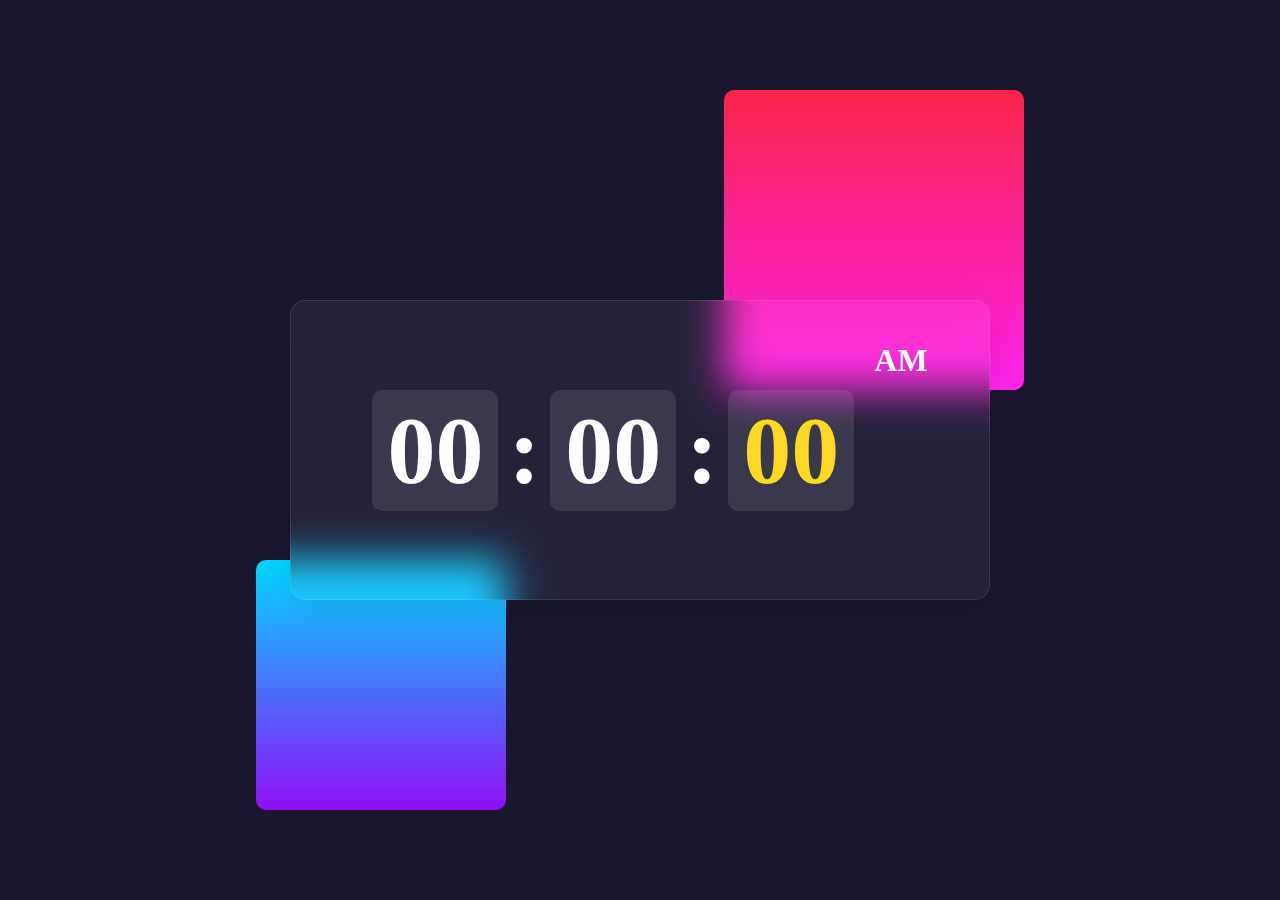
<file: index.html>
<!DOCTYPE html>
<html lang="en">
<head>
    <meta charset="UTF-8">
    <meta name="viewport" content="width=device-width, initial-scale=1.0">
    <link rel="stylesheet" href="style.css">
    <title>Document</title>
</head>
<body>
    <section>
        <div class="container">
            <h2 id="hour">00</h2>
            <h2 id="dot">:</h2>
            <h2 id="minutes">00</h2>
            <h2 id="dot">:</h2>
            <h2 id="seconds">00</h2>
            <p id="ampm">AM</p>
        </div>
    </section>
    <script src="./index.js"></script>
</body>
</html>
</file>
<file: style.css>
/* color pallets for background and text */
/* 19172e
f9d924
(#f9244b,#ff24ed)
(#01d9ff,#900ff9) */

* {
    margin: 0;
    padding: 0;
    box-sizing: border-box;
    font-family: 'Consolas';
}

section {
    display: flex;
    align-items: center;
    justify-content: center;
    background: #19172e;
    min-height: 100vh;
    position: relative;
}

section::after {
    position: absolute;
    content: '';
    top: 10%;
    right: 20%;
    width: 300px;
    height: 300px;
    border-radius: 10px;
    background: linear-gradient(#f9244b, #ff24ed);
    animation: floating 5s ease-in-out infinite;
}

section::before {
    position: absolute;
    content: '';
    bottom: 10%;
    left: 20%;
    width: 250px;
    height: 250px;
    background: linear-gradient(#01d9ff,#900ff9);
    animation: floating 5s ease-in-out infinite;
    border-radius: 10px;
    animation-delay: -2.5s;
}

@keyframes floating {
    0%,100 {
        transform: translateY(-20px);
    }

    50% {
        transform: translateY(20px)
    }
}

.container {
    width: 700px;
    height: 300px;
    background: rgba(255,255,255,0.05);
    backdrop-filter: blur(20px);
    border-radius: 15px;
    display: flex;
    align-items: center;
    justify-content: center;
    z-index: 1000;
    box-shadow: 0px 10px 40px rgba(0,0,0,0.1);
    border: 1px solid rgba(255,255,255,0.1);
}

.container h2 {
    font-size: 6rem;
    color: #fff;
}

.container h2:nth-child(odd) {
    margin: 0 10px;
    padding: 5px 15px;
    background: rgba(255,255,255,0.05);
    border-radius: 10px;
    backdrop-filter: blur(2px);
}

.container #ampm {
    position: relative;
    top: -30%;
    left: 10px;
    font-weight: 700;
    font-size: 2rem;
    color: #fff;
}

.container h2#seconds {
    color: #f9d924;
}
</file>
